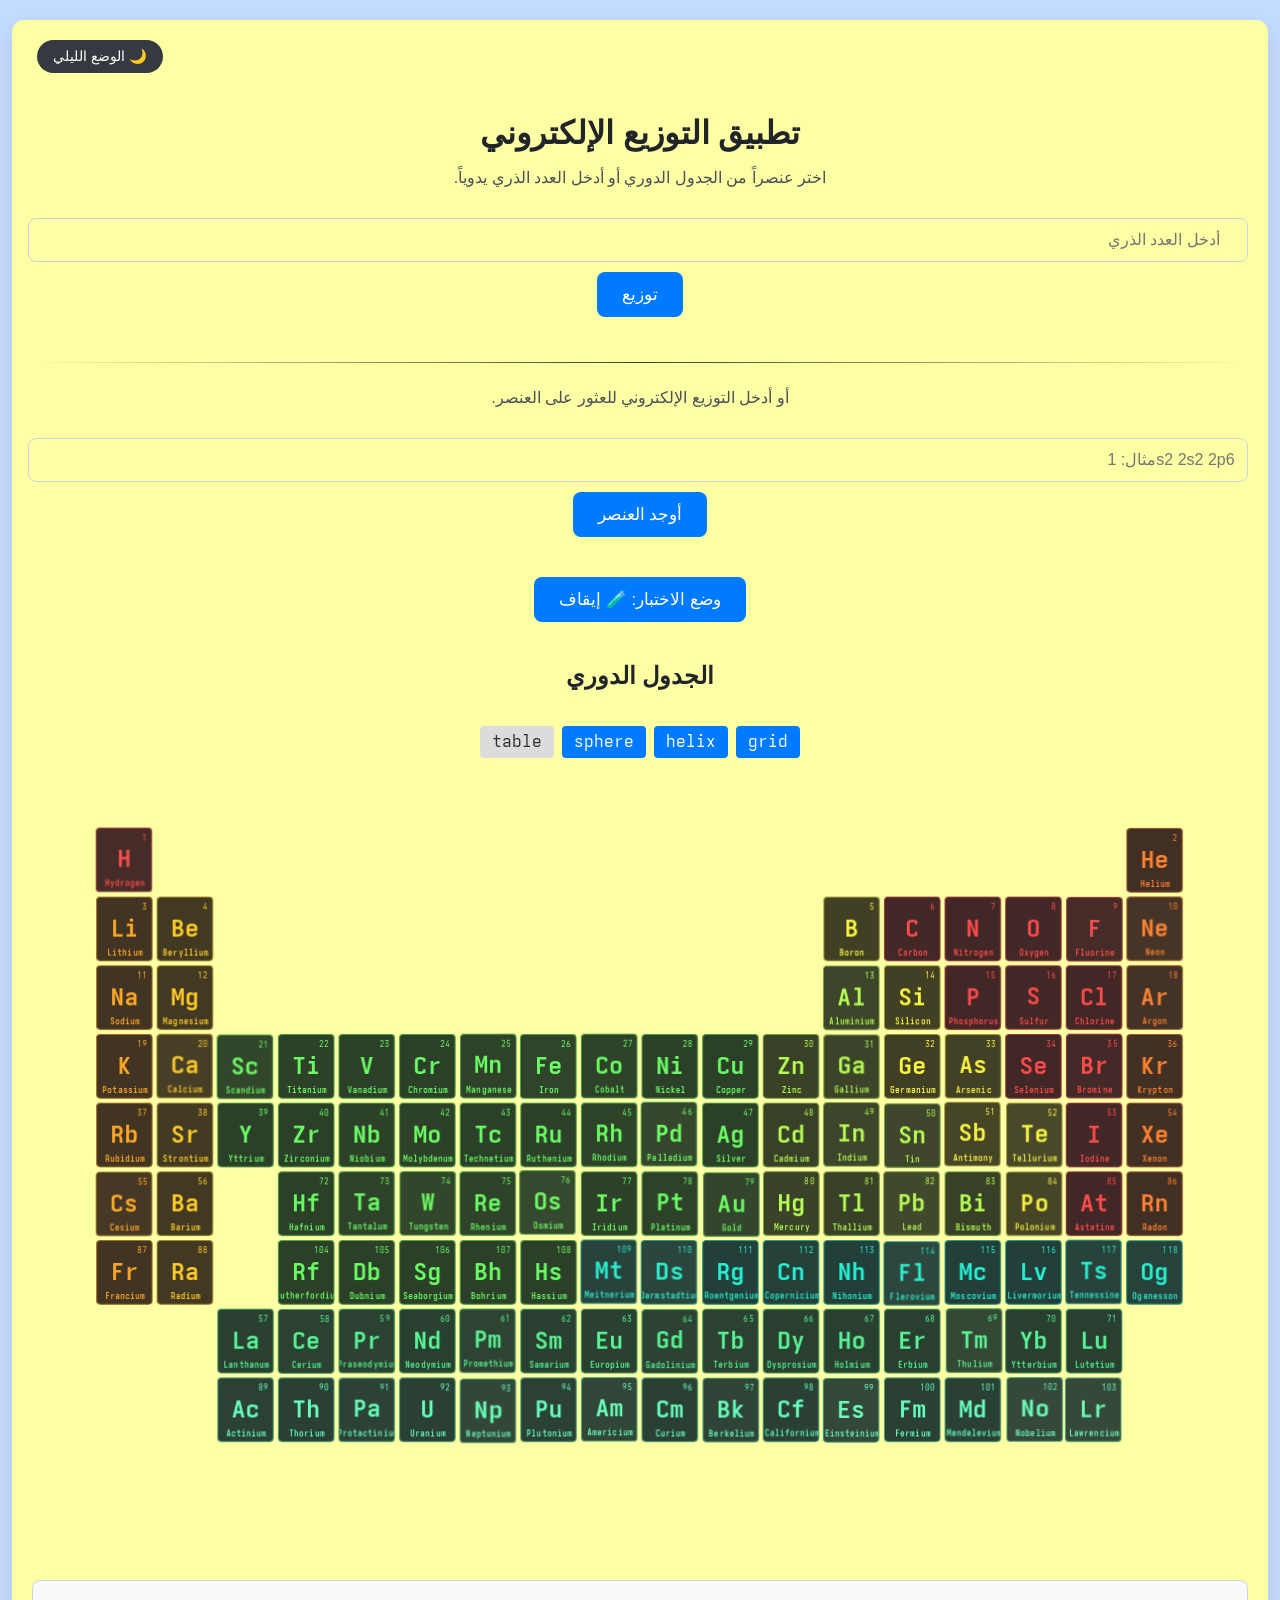
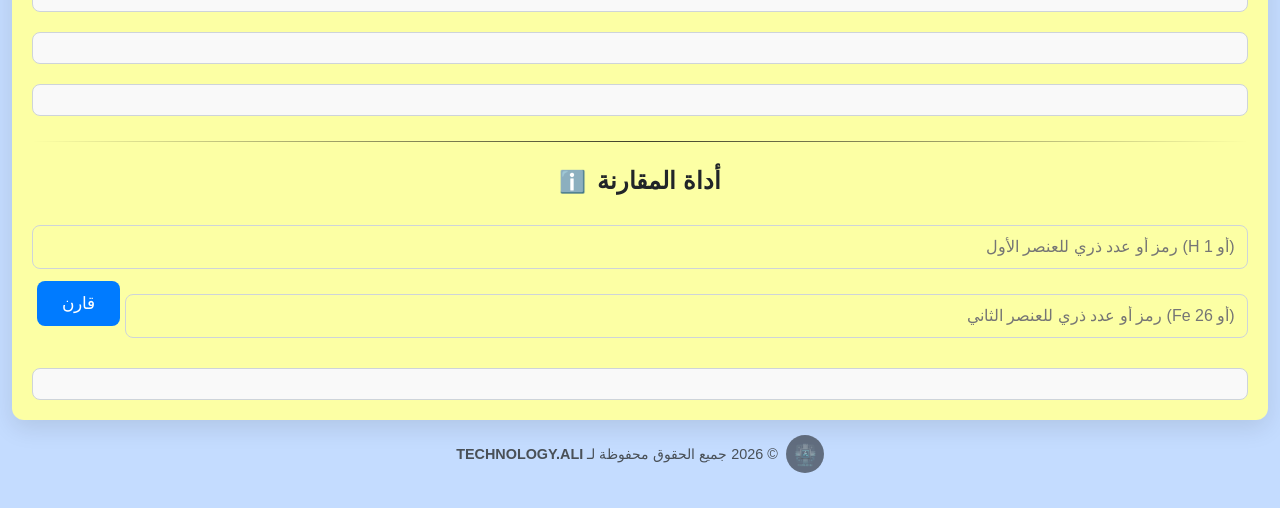
<file: index.html>
<!DOCTYPE html>
<html lang="ar" dir="rtl">
<head>
    <meta charset="UTF-8">
    <meta name="viewport" content="width=device-width, initial-scale=1.0">
    <title>تطبيق التوزيع الإلكتروني</title>
    <link rel="manifest" href="manifest.json">
    <meta name="theme-color" content="#2b1055">
    <meta name="application-name" content="الكيميائي">
    <link rel="icon" href="icon-192x192.png" type="image/png">
    <link rel="apple-touch-icon" href="icon-192x192.png">
    <link rel="apple-touch-icon" sizes="152x152" href="icon-152x152.png">
    <link rel="apple-touch-icon" sizes="144x144" href="icon-144x144.png">
    <link rel="apple-touch-icon" sizes="128x128" href="icon-128x128.png">
    <link rel="apple-touch-icon" sizes="72x72" href="icon-72x72.png">
    <meta name="mobile-web-app-capable" content="yes">
    <meta name="apple-mobile-web-app-capable" content="yes">
    <meta name="apple-mobile-web-app-status-bar-style" content="black-translucent">
    <meta name="apple-mobile-web-app-title" content="ChemTec">
    <link rel="stylesheet" href="style.css?v=4">
</head>
<body>
    <div class="container">
        <!-- زر التبديل بين الوضع الليلي والعادي -->
        <div class="theme-toggle-container">
            <button onclick="toggleDarkMode()" id="themeToggleBtn" class="theme-btn">🌙 الوضع الليلي</button>
        </div>

        <h1>تطبيق التوزيع الإلكتروني</h1>
        <p>اختر عنصراً من الجدول الدوري أو أدخل العدد الذري يدوياً.</p>
        
        <input type="number" id="atomicNumberInput" placeholder="أدخل العدد الذري" min="1">
        <button onclick="distributeFromInput()">توزيع</button>

        <hr style="margin: 25px 0;">

        <p>أو أدخل التوزيع الإلكتروني للعثور على العنصر.</p>
        <input type="text" id="electronConfigInput" placeholder="مثال: 1s2 2s2 2p6">
        <button onclick="findElementFromConfig()">أوجد العنصر</button>
        
        <div class="quiz-mode-toggle">
            <button onclick="toggleQuizMode()">وضع الاختبار: 🧪 <span id="quizStatus">إيقاف</span></button>
        </div>
        <div id="quiz-area" class="hidden-quiz"></div>

        <div id="periodic-table-container">                                                                     
            <h2>الجدول الدوري</h2>
            <div class="project-container">
                <iframe id="periodicTableIframe" src="Periodic_Table_Animation/index.html" title="Periodic_Table_Animation"></iframe>
            </div>
        </div>

        <div id="result"></div>
        <div id="additional-result"></div>
        <div id="exampleResult"></div>
        
        <hr style="margin: 25px 0;">
        <h2>أداة المقارنة <span class="info-icon" onclick="showInfo('compare-tool-info')">ℹ️</span></h2>
        <div class="info-box hidden" id="compare-tool-info">
            <p><strong>شرح أداة المقارنة:</strong> يمكنك إدخال إما العدد الذري أو رمز العنصر (مثل: H، Fe، Au) لكل عنصر، ثم عرض التوزيعين الإلكتروني والمقارنة بينهما.</p>
        </div>
        <div class="compare-tool">
                <input type="text" id="compareInput1" placeholder="رمز أو عدد ذري للعنصر الأول (H أو 1)" autocomplete="off">
            <input type="text" id="compareInput2" placeholder="رمز أو عدد ذري للعنصر الثاني (Fe أو 26)" autocomplete="off">
            <button onclick="compareElements()">قارن</button>
        </div>
        <div id="compare-results"></div>
    </div>

    <div class="modal-overlay hidden" id="modalOverlay" onclick="hideModal()">
        <div class="modal-content" onclick="event.stopPropagation()">
            <span class="close-button" onclick="hideModal()">×</span>
            <h3 id="modalTitle"></h3>
            <div id="modalBody"></div>
        </div>
    </div>

    <footer class="ali-table-footer">
        <div style="display: flex; align-items: center; justify-content: center; gap: 8px;">
            <img src="logo.png" alt="TECHNOLOGY.ALI Logo" style="max-width: 30px; height: auto; border-radius: 50%; background-color: rgba(0, 0, 0, 0.5); padding: 4px;">
            <p style="margin: 0;">© <span id="current-year">2026</span> جميع الحقوق محفوظة لـ <strong>TECHNOLOGY.ALI</strong></p>
        </div>
    </footer>

    <script src="element-info.js?v=4"></script>
    <script src="script.js?v=4"></script>
    <script>
        // تسجيل Service Worker حتى يعمل التطبيق بدون إنترنت بعد التثبيت
        if ('serviceWorker' in navigator) {
            window.addEventListener('load', () => {
                navigator.serviceWorker.register('./sw.js').catch(err => {
                    console.log('SW registration failed:', err);
                });
            });
        }
    </script>
</body>
</html>
</file>
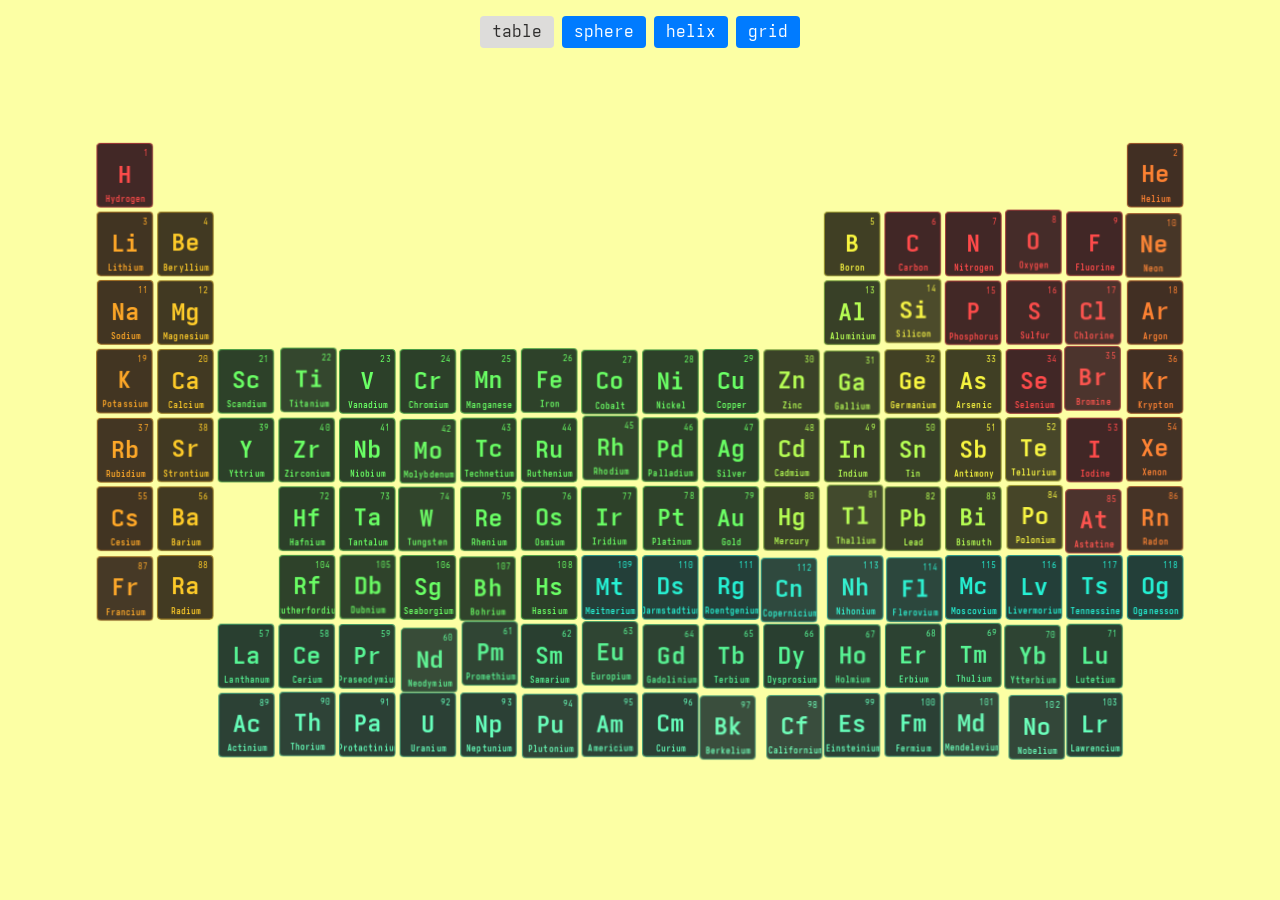
<file: Periodic_Table_Animation/index.html>
<!DOCTYPE html>
<html lang="en">

  <head>
    <meta charset="UTF-8">
    <title>Anime.js Periodic Table Auto Layout animation</title>
    <script>
      // تطبيق الوضع الليلي المحفوظ قبل رسم الصفحة لتفادي الوميض
      try {
        if (localStorage.getItem('theme') === 'dark') {
          document.documentElement.classList.add('dark-mode');
        }
      } catch (e) {}
      // الاستماع لرسائل تغيير الثيم القادمة من الصفحة الأبوية (iframe)
      window.addEventListener('message', function (event) {
        if (event.data && event.data.type === 'THEME_CHANGE') {
          document.documentElement.classList.toggle('dark-mode', event.data.theme === 'dark');
        }
      });
    </script>
    <link rel="stylesheet" href="ali.css">

  </head>
    
  <body>
  <div class="controls">
  <div class="controls-group display br">
    <button class="is-active toggle" id="table">table</button>
    <button class="toggle" id="sphere">sphere</button>
    <button class="toggle" id="helix">helix</button>
    <button class="toggle" id="grid">grid</button>
  </div>
</div>
<div id="scene">
  <div id="scene-content" data-layout="table"></div>
</div>

<template id="element">
  <button class="element" data-color="0">
    <div class="element-number"></div>
    <div class="element-symbol"></div>
    <div class="element-title"></div>
    <div class="element-description"></div>
  </button>
</template>
    <script type="module" src="./ali.js"></script>

  </body>
  
</html>
</file>
<file: style.css>
/*
 * © 2026 TECHNOLOGY.ALI - جميع الحقوق محفوظة.
 */

:root {
    --bg-main: #c4dcff;
    --container-bg: rgb(252, 255, 164);
    --text-color: #212529;
    --text-secondary: #495057;
    --result-bg: #f9f9f9;
    --border-color: #ced4da;
    --btn-bg: #007bff;
    --btn-hover: #0056b3;
}

body.dark-mode {
    /* الوضع الليلي: نفس لوحة ألوان بطاقة «مثال تطبيقي» (بنفسجي غامق) */
    --bg-main: #0d051a;
    --container-bg: #1d0e36;
    --text-color: #f8f9fa;
    --text-secondary: #c5b3d9;
    --result-bg: #241239;
    --border-color: #4b2a6d;
    --btn-bg: #9c27b0;
    --btn-hover: #ab47bc;
}

body {
    font-family: Arial, sans-serif;
    background-color: var(--bg-main);
    display: flex;
    flex-direction: column;
    align-items: center;
    min-height: 100lvh;
    margin: 0;
    direction: rtl;
    text-align: center;
    padding: 20px;
    box-sizing: border-box;
    overflow-y: auto;
    overflow-x: hidden;
    transition: background-color 0.3s ease;
}

.container {
    background: var(--container-bg);
    padding: 20px;
    border-radius: 12px;
    box-shadow: 0 8px 25px rgba(0,0,0,0.1);
    width: 98%;
    max-width: 1400px;
    direction: rtl;
    transition: background-color 0.3s ease;
}

h1, h2 {
    color: var(--text-color);
    margin-bottom: 15px;
}

p {
    color: var(--text-secondary);
}

.theme-toggle-container {
    text-align: left;
    margin-bottom: 10px;
}

.theme-btn {
    background-color: #343a40;
    color: #fff;
    padding: 8px 16px;
    border-radius: 20px;
    font-size: 0.9em;
    border: none;
    cursor: pointer;
    transition: background-color 0.3s;
}

.theme-btn:hover {
    background-color: #212529;
}

#atomicNumberInput, #electronConfigInput, #compareInput1, #compareInput2 {
    width: calc(100% - 22px);
    padding: 12px;
    margin: 15px 0 10px;
    border: 1px solid var(--border-color);
    border-radius: 8px;
    text-align: right;
    font-size: 1em;
    direction: ltr;
    background-color: var(--container-bg);
    color: var(--text-color);
}

#compareInput1, #compareInput2 {
    width: 48%;
    display: inline-block;
}

button {
    background-color: var(--btn-bg);
    color: white;
    padding: 12px 25px;
    border: none;
    border-radius: 8px;
    cursor: pointer;
    font-size: 1.05em;
    transition: background-color 0.3s ease, transform 0.2s ease;
    margin-bottom: 20px;
    margin-left: 5px;
    margin-right: 5px;
}

button:hover {
    background-color: var(--btn-hover);
    transform: translateY(-2px);
}

hr {
    border: 0;
    height: 1px;
    background-image: linear-gradient(to right, rgba(0, 0, 0, 0), rgba(0, 0, 0, 0.75), rgba(0, 0, 0, 0));
}

/* ---------------------------------------------------------------- */
/* منطقة النتائج والتوزيع الإلكتروني */
/* ---------------------------------------------------------------- */
#result, #additional-result, #exampleResult, #compare-results {
    border: 1px solid var(--border-color);
    padding: 15px;
    margin-top: 20px;
    border-radius: 8px;
    background-color: var(--result-bg);
    direction: ltr;
    text-align: left;
    color: var(--text-color);
}

#exampleResult .li-showcase-wrapper {
    margin-top: 0;
}

#result h3, #additional-result > h3 {
    direction: rtl;
    margin-bottom: 5px;
    display: flex;
    align-items: center;
    justify-content: flex-end;
    color: var(--text-color);
}

#result > p, #additional-result > p {
    font-size: 1.1em;
    font-weight: bold;
    color: #007bff;
    direction: ltr;
}

.diagram-container {
    display: flex;
    flex-direction: column;
    gap: 10px;
    margin-top: 15px;
    direction: ltr;
    text-align: left;
}

.orbital-row {
    display: flex;
    align-items: center;
    gap: 5px;
    direction: ltr;
}

.orbital-label {
    font-weight: bold;
    min-width: 40px;
    text-align: right;
    padding-right: 5px;
    direction: ltr;
    color: var(--text-color);
}

.orbital-box {
    width: 30px;
    height: 30px;
    border: 1px solid var(--border-color);
    display: flex;
    justify-content: center;
    align-items: center;
    font-size: 1.2em;
    font-weight: bold;
    background-color: var(--container-bg);
    color: #dc3545;
    border-radius: 3px;
    direction: ltr;
}

.orbital-classification {
    font-size: 1.1em;
    font-weight: bold;
    color: #28a745;
    direction: ltr;
}

/* ---------------------------------------------------------------- */
/* أنماط رمز لويس */
/* ---------------------------------------------------------------- */
.lewis-dot-container {
    position: relative;
    display: inline-flex;
    justify-content: center;
    align-items: center;
    border: 2px solid var(--border-color);
    border-radius: 10px;
    padding: 10px;
    width: 60px;
    height: 60px;
    margin: 15px;
    background-color: var(--container-bg);
    direction: ltr;
}

.lewis-symbol {
    font-size: 2em;
    font-weight: bold;
    color: var(--text-color);
    z-index: 10;
}

.dot {
    position: absolute;
    width: 8px;
    height: 8px;
    background-color: #007bff;
    border-radius: 50%;
    z-index: 5;
}

.dot-top-1 { top: 5px; right: 30px; }
.dot-top-2 { top: 5px; left: 30px; }
.dot-bottom-1 { bottom: 5px; right: 30px; }
.dot-bottom-2 { bottom: 5px; left: 30px; }
.dot-right-1 { top: 30px; right: 5px; }
.dot-right-2 { top: 10px; right: 5px; }
.dot-left-1 { top: 30px; left: 5px; }
.dot-left-2 { top: 10px; left: 5px; }

/* ---------------------------------------------------------------- */
/* أنماط بطاقة الليثيوم (ألوان أرجوانية داكنة مطابقة للصورة بدقة) */
/* ---------------------------------------------------------------- */
.li-showcase-wrapper {
    direction: rtl;
    text-align: right;
    margin-top: 20px;
    font-family: 'Segoe UI', Tahoma, Arial, sans-serif;
}

.li-intro-banner {
    background: linear-gradient(135deg, #2b1055, #4a148c);
    color: #ffffff;
    padding: 15px 20px;
    border-radius: 12px 12px 0 0;
    display: flex;
    align-items: center;
    justify-content: space-between;
    flex-wrap: wrap;
    gap: 10px;
    border-bottom: 2px solid #9c27b0;
}

.li-intro-banner h3 {
    margin: 0;
    color: #ffffff !important;
    font-size: 1.3em;
}

.li-badge {
    background: rgba(255, 255, 255, 0.15);
    padding: 5px 12px;
    border-radius: 20px;
    font-size: 0.9em;
    font-weight: bold;
    color: #f3e5f5;
}

.li-infographic-card {
    background: linear-gradient(180deg, #130924 0%, #1d0e36 50%, #120822 100%);
    color: #f8f9fa;
    padding: 25px;
    border-radius: 0 0 14px 14px;
    box-shadow: 0 10px 30px rgba(0, 0, 0, 0.35);
    border: 1px solid #3c1e6e;
}

/* 1- رأس البطاقة وصورة العنصر */
.li-header-section {
    display: flex;
    align-items: center;
    justify-content: space-between;
    gap: 20px;
    background: rgba(255, 255, 255, 0.04);
    border: 1px solid rgba(186, 104, 200, 0.3);
    border-radius: 12px;
    padding: 20px;
    margin-bottom: 20px;
    flex-wrap: wrap;
}

.li-symbol-box {
    background: linear-gradient(145deg, #28124d, #190a33);
    border: 2px solid #ab47bc;
    border-radius: 12px;
    padding: 12px 22px;
    text-align: center;
    min-width: 110px;
    position: relative;
    box-shadow: 0 0 15px rgba(171, 71, 188, 0.3);
}

.li-atomic-num {
    position: absolute;
    top: 8px;
    left: 12px;
    font-size: 1.1em;
    font-weight: bold;
    color: #e1bee7;
}

.li-symbol-text {
    font-size: 3em;
    font-weight: 900;
    color: #ffffff;
    line-height: 1.1;
    margin-top: 8px;
}

.li-en-name {
    font-size: 0.95em;
    color: #ce93d8;
    letter-spacing: 1px;
}

.li-ar-name {
    font-size: 1.3em;
    font-weight: bold;
    color: #ffffff;
    margin-top: 4px;
}

.li-main-image-box {
    flex: 0 0 160px;
    height: 140px;
    border-radius: 12px;
    overflow: hidden;
    border: 2px solid rgba(186, 104, 200, 0.4);
    background: #0d051a;
    display: flex;
    align-items: center;
    justify-content: center;
}

/* صندوق الإيموجي داخل بطاقة «مثال تطبيقي» — يعرض إيموجي افتراضيًا حتى تصل الصور */
.li-emoji-box {
    position: relative;
    font-size: 4.5em;
    line-height: 1;
}

.li-emoji-box .li-topic-emoji {
    font-size: inherit;
}

/* صورة العنصر — تظهر فوق الإيموجي إذا وُجدت */
.li-topic-img {
    position: absolute;
    inset: 0;
    width: 100%;
    height: 100%;
    object-fit: cover;
    object-position: center;
    border-radius: inherit;
}

.li-brief-desc {
    flex: 1;
    min-width: 220px;
}

.li-code-tag {
    display: inline-block;
    background: rgba(171, 71, 188, 0.25);
    color: #e1bee7;
    padding: 4px 12px;
    border-radius: 6px;
    font-weight: bold;
    margin-bottom: 10px;
    border: 1px solid rgba(171, 71, 188, 0.5);
}

.li-brief-desc p {
    color: #e0e0e0 !important;
    font-size: 1.05em !important;
    font-weight: normal !important;
    line-height: 1.6;
    margin: 0;
}

/* 2 & 3- شبكة البطاقات (حقيقة صادمة، استخداماته، مميزاته) */
.li-cards-grid {
    display: grid;
    grid-template-columns: repeat(2, 1fr);
    gap: 16px;
    margin-bottom: 20px;
}

.li-card-full-span {
    grid-column: span 2;
}

.li-feature-card {
    background: rgba(255, 255, 255, 0.05);
    border: 1px solid rgba(186, 104, 200, 0.25);
    border-radius: 12px;
    padding: 16px;
    display: flex;
    flex-direction: column;
    justify-content: space-between;
}

.li-card-header {
    display: flex;
    align-items: center;
    gap: 8px;
    background: rgba(156, 39, 176, 0.2);
    padding: 6px 14px;
    border-radius: 20px;
    width: fit-content;
    margin-bottom: 14px;
    border: 1px solid rgba(186, 104, 200, 0.4);
}

.li-card-header h4 {
    margin: 0;
    color: #e1bee7;
    font-size: 1em;
}

.li-card-body-side {
    display: flex;
    align-items: center;
    justify-content: space-between;
    gap: 15px;
}

.li-card-text {
    flex: 1;
}

.li-card-text h5 {
    margin: 0 0 8px 0;
    font-size: 1.25em;
    color: #ffffff;
    line-height: 1.4;
}

.li-card-text h5 span {
    color: #ce93d8;
}

.li-card-text p {
    margin: 0;
    color: #cfd8dc !important;
    font-size: 0.95em !important;
    font-weight: normal !important;
    line-height: 1.5;
}

.li-card-side-img {
    width: 115px;
    height: 115px;
    border-radius: 10px;
    overflow: hidden;
    flex-shrink: 0;
    border: 1px solid rgba(255, 255, 255, 0.2);
    background: #0d051a;
}

.li-card-side-img img {
    width: 100%;
    height: 100%;
    object-fit: cover;
}

.li-compare-img {
    width: 160px;
    height: 110px;
}

/* 4- خصائص الليثيوم */
.li-section-block {
    background: rgba(255, 255, 255, 0.04);
    border: 1px solid rgba(186, 104, 200, 0.25);
    border-radius: 12px;
    padding: 18px;
    margin-bottom: 20px;
}

.li-section-title {
    text-align: center;
    font-size: 1.2em;
    font-weight: bold;
    color: #e1bee7;
    margin-bottom: 16px;
    padding-bottom: 8px;
    border-bottom: 1px dashed rgba(186, 104, 200, 0.35);
}

.li-properties-grid {
    display: grid;
    grid-template-columns: repeat(4, 1fr);
    gap: 12px;
}

.li-prop-item {
    background: rgba(20, 10, 38, 0.7);
    border: 1px solid rgba(171, 71, 188, 0.3);
    border-radius: 10px;
    padding: 14px 10px;
    text-align: center;
}

.li-prop-icon {
    font-size: 1.8em;
    margin-bottom: 8px;
}

.li-prop-item h6 {
    margin: 0 0 6px 0;
    font-size: 1.05em;
    color: #ffffff;
}

.li-prop-item p {
    margin: 0;
    color: #b0bec5 !important;
    font-size: 0.9em !important;
    font-weight: normal !important;
    line-height: 1.4;
}

/* 5- عند وضع الليثيوم في الماء */
.li-reaction-list {
    list-style: none;
    padding: 0;
    margin: 0;
    display: grid;
    grid-template-columns: repeat(4, 1fr);
    gap: 12px;
}

.li-reaction-list li {
    background: rgba(156, 39, 176, 0.15);
    border: 1px solid rgba(186, 104, 200, 0.3);
    padding: 10px 14px;
    border-radius: 8px;
    color: #ffffff;
    font-weight: bold;
    display: flex;
    align-items: center;
    justify-content: center;
    gap: 8px;
}

.li-check {
    color: #ce93d8;
    font-size: 1.1em;
}

/* 6- جدول المعلومات */
.li-table-responsive {
    overflow-x: auto;
}

.li-data-table {
    width: 100%;
    border-collapse: collapse;
    text-align: center;
    background: rgba(19, 9, 36, 0.8);
    border-radius: 10px;
    overflow: hidden;
}

.li-data-table th {
    background: rgba(156, 39, 176, 0.35);
    color: #f3e5f5;
    padding: 12px;
    font-size: 1em;
    border: 1px solid rgba(186, 104, 200, 0.3);
}

.li-data-table td {
    padding: 14px 10px;
    color: #ffffff;
    border: 1px solid rgba(186, 104, 200, 0.25);
    vertical-align: middle;
}

.li-data-table td strong {
    display: block;
    font-size: 1.2em;
    color: #ffffff;
}

.li-sub-note {
    display: block;
    font-size: 0.85em;
    color: #ce93d8;
    margin-top: 4px;
}

/* 7- تحذير */
.li-warning-banner {
    background: linear-gradient(90deg, rgba(183, 28, 28, 0.25), rgba(156, 39, 176, 0.2));
    border: 1px solid #ef5350;
    border-radius: 10px;
    padding: 14px 18px;
    display: flex;
    align-items: center;
    gap: 15px;
    flex-wrap: wrap;
}

.li-warning-badge {
    background: #d32f2f;
    color: #ffffff;
    padding: 6px 14px;
    border-radius: 8px;
    display: flex;
    align-items: center;
    gap: 6px;
    font-size: 1.05em;
}

.li-warning-banner p {
    margin: 0;
    color: #ffcdd2 !important;
    font-size: 1em !important;
    font-weight: bold !important;
    flex: 1;
}

/* ================================================================ */
/* بطاقة الليثيوم (✨ مثال تطبيقي) — ألوان الوضع العادي (الفاتح)   */
/* بنفس لوحة ألوان الصفحة الرئيسية: أزرق #007bff + أصفر + أبيض      */
/* تُطبَّق فقط عند عدم وجود كلاس dark-mode على body                 */
/* ================================================================ */
body:not(.dark-mode) .li-intro-banner {
    background: linear-gradient(135deg, #007bff, #0056b3);
    border-bottom-color: #004085;
}

body:not(.dark-mode) .li-infographic-card {
    background: linear-gradient(180deg, #fffef2 0%, #ffffa4 100%);
    color: #212529;
    border-color: #e0dc9a;
    box-shadow: 0 10px 30px rgba(0, 0, 0, 0.15);
}

body:not(.dark-mode) .li-header-section {
    background: #ffffff;
    border-color: #ced4da;
}

body:not(.dark-mode) .li-symbol-box {
    background: #ffffff;
    border-color: #007bff;
    box-shadow: 0 0 15px rgba(0, 123, 255, 0.2);
}

body:not(.dark-mode) .li-symbol-text { color: #212529; }
body:not(.dark-mode) .li-atomic-num { color: #0056b3; }
body:not(.dark-mode) .li-en-name { color: #495057; }
body:not(.dark-mode) .li-ar-name { color: #212529; }

body:not(.dark-mode) .li-main-image-box,
body:not(.dark-mode) .li-card-side-img {
    background: #ffffff;
    border-color: #ced4da;
}

body:not(.dark-mode) .li-code-tag {
    background: #007bff;
    color: #ffffff;
    border-color: #0056b3;
}

body:not(.dark-mode) .li-brief-desc p { color: #212529 !important; }
body:not(.dark-mode) .li-card-text p { color: #495057 !important; }
body:not(.dark-mode) .li-card-text h5 { color: #212529; }
body:not(.dark-mode) .li-card-text h5 span { color: #0056b3; }

body:not(.dark-mode) .li-feature-card {
    background: #ffffff;
    border-color: #ced4da;
}

body:not(.dark-mode) .li-card-header {
    background: #eaf3ff;
    border-color: #b6d4fe;
}

body:not(.dark-mode) .li-card-header h4 { color: #0056b3; }

body:not(.dark-mode) .li-section-block {
    background: #ffffff;
    border-color: #ced4da;
}

body:not(.dark-mode) .li-section-title {
    color: #212529;
    border-bottom-color: #ced4da;
}

body:not(.dark-mode) .li-prop-item {
    background: #f9f9f9;
    border-color: #ced4da;
}

body:not(.dark-mode) .li-prop-item h6 { color: #212529; }
body:not(.dark-mode) .li-prop-item p { color: #495057 !important; }

body:not(.dark-mode) .li-reaction-list li {
    background: #eaf3ff;
    border-color: #b6d4fe;
    color: #004085;
}

body:not(.dark-mode) .li-check { color: #007bff; }

body:not(.dark-mode) .li-data-table { background: #ffffff; }

body:not(.dark-mode) .li-data-table th {
    background: #007bff;
    color: #ffffff;
    border-color: #0056b3;
}

body:not(.dark-mode) .li-data-table td {
    color: #212529;
    border-color: #ced4da;
}

body:not(.dark-mode) .li-data-table td strong { color: #212529; }
body:not(.dark-mode) .li-sub-note { color: #0056b3; }

body:not(.dark-mode) .li-warning-banner {
    background: linear-gradient(90deg, rgba(220, 53, 69, 0.1), rgba(255, 193, 7, 0.18));
    border-color: #dc3545;
}

body:not(.dark-mode) .li-warning-banner p { color: #842029 !important; }

/* ---------------------------------------------------------------- */
/* النوافذ المنبثقة وأداة المقارنة */
/* ---------------------------------------------------------------- */
.info-icon {
    margin-right: 5px;
    cursor: pointer;
    color: #ffc107;
    font-size: 0.9em;
    font-weight: bold;
}

.info-box {
    border: 1px solid #007bff;
    padding: 10px;
    margin-bottom: 20px;
    background-color: #eaf3ff;
    border-radius: 5px;
}

.hidden {
    display: none !important;
}

.modal-overlay {
    position: fixed;
    top: 0;
    right: 0;
    width: 100%;
    height: 100%;
    background: rgba(0, 0, 0, 0.6);
    display: flex;
    justify-content: center;
    align-items: center;
    z-index: 1000;
}

.modal-content {
    background: var(--container-bg);
    color: var(--text-color);
    padding: 30px;
    border-radius: 10px;
    width: 80%;
    max-width: 600px;
    box-shadow: 0 5px 15px rgba(0, 0, 0, 0.3);
    position: relative;
    text-align: right;
    direction: rtl;
}

.close-button {
    position: absolute;
    top: 10px;
    left: 20px;
    font-size: 1.5em;
    font-weight: bold;
    cursor: pointer;
    color: #333;
}

.compare-tool {
    display: flex;
    justify-content: space-between;
    align-items: center;
    margin-bottom: 20px;
    flex-wrap: wrap;
}

.compare-tool input {
    flex-grow: 1;
    margin-left: 5px;
    margin-right: 5px;
}

#compare-results {
    display: flex;
    justify-content: space-around;
    gap: 15px;
    margin-top: 15px;
    text-align: right;
}

.compare-column {
    flex: 1;
    padding: 10px;
    border: 1px solid var(--border-color);
    border-radius: 8px;
    background-color: var(--result-bg);
}

.quiz-mode-toggle {
    margin: 20px 0;
}

.hidden-quiz {
    display: none;
}

#quiz-area {
    background-color: #ffe0b2;
    padding: 20px;
    border-radius: 10px;
    margin-bottom: 20px;
    text-align: right;
    color: #333;
}

.quiz-input, .quiz-check {
    width: 100%;
    padding: 10px;
    margin-top: 10px;
    border: 1px solid #ccc;
    border-radius: 5px;
    box-sizing: border-box;
    direction: ltr;
    text-align: left;
}

.quiz-result {
    margin-top: 10px;
    font-weight: bold;
}

.correct { color: green; }
.incorrect { color: red; }

.project-container {
    width: 100%;
    max-width: 100%;
    margin: 20px auto;
    padding: 0;
    overflow: hidden; 
    border-radius: 12px;
    background: transparent;
    display: flex;         
    justify-content: center;
    align-items: flex-start;
}

iframe {
    width: 100%;
    height: 850px; 
    border: none !important;
    outline: none !important;
    display: block;
    transition: transform 0.3s ease;
}

@media (max-width: 1024px) {
    iframe {
        width: 1400px;
        flex-shrink: 0;              
        transform: scale(0.65);
        transform-origin: top center;
        height: 1100px;
    }
    .project-container { height: 750px; }
}

@media (max-width: 768px) {
    iframe {
        width: 1400px;
        flex-shrink: 0;
        transform: scale(0.48);
        transform-origin: top center;
        height: 1300px;
    }
    .project-container { height: 650px; }
}

@media (max-width: 480px) {
    iframe {
        width: 1400px;
        flex-shrink: 0;
        transform: scale(0.25);
        transform-origin: top center;
        height: 1800px;
    }
    .project-container { height: 500px; }
}

.ali-table-footer {
    margin-top: auto;
    width: 100%;
    text-align: center;
    padding: 15px 0;
    background-color: transparent;
    color: var(--text-color);
    font-family: sans-serif;
    font-size: 0.9rem;
    z-index: 10;
    position: relative;
}

/* تخصيصات الوضع الليلي البنفسجي لعناصر الصفحة الرئيسية */
body.dark-mode hr {
    background-image: linear-gradient(to right, rgba(206, 147, 216, 0), rgba(206, 147, 216, 0.55), rgba(206, 147, 216, 0));
}

body.dark-mode #result > p,
body.dark-mode #additional-result > p {
    color: #ce93d8;
}

body.dark-mode .dot {
    background-color: #ce93d8;
}

body.dark-mode .compare-column h4 {
    color: #ce93d8 !important;
    border-bottom-color: #ce93d8 !important;
}

body.dark-mode .orbital-classification {
    color: #6fe3a1;
}

body.dark-mode .theme-btn {
    background-color: #2b1055;
    color: #e1bee7;
}

body.dark-mode .theme-btn:hover {
    background-color: #3c1e6e;
}

body.dark-mode #quiz-area {
    background-color: #241239;
    color: #e1bee7;
    border: 1px solid #4b2a6d;
}

body.dark-mode .quiz-input {
    background-color: #1d0e36;
    border-color: #4b2a6d;
    color: #f8f9fa;
}

body.dark-mode .close-button {
    color: #e1bee7;
}

body.dark-mode .info-box {
    background-color: #241239;
    border-color: #9c27b0;
    color: #e1bee7;
}

body.dark-mode .compare-column [style*="#28a745"] {
    color: #6fe3a1 !important;
}

/* طريقة المربعات (الأفلاك) — الوضع الليلي: الأسهم بنفسجية */
body.dark-mode .orbital-box {
    color: #ce93d8;
}

/* طريقة المربعات + التمثيل النقطي — الوضع النهاري: المربع أبيض */
body:not(.dark-mode) .orbital-box,
body:not(.dark-mode) .lewis-dot-container {
    background-color: #ffffff;
}

/* الاستجابة لتجاوبية بطاقة الليثيوم على الجوال */
@media (max-width: 768px) {
    .li-cards-grid {
        grid-template-columns: 1fr;
    }
    .li-card-full-span {
        grid-column: span 1;
    }
    .li-properties-grid,
    .li-reaction-list {
        grid-template-columns: repeat(2, 1fr);
    }
    .li-header-section {
        justify-content: center;
        text-align: center;
    }
}

@media (max-width: 480px) {
    .li-properties-grid,
    .li-reaction-list {
        grid-template-columns: 1fr;
    }
    .li-card-body-side {
        flex-direction: column;
        text-align: center;
    }
    .li-card-side-img {
        width: 100%;
        height: 140px;
    }
}
</file>
<file: Periodic_Table_Animation/ali.css>
/*
  * © 2026 TECHNOLOGY.ALI - جميع الحقوق محفوظة.
  */
  body {
    --header-height: 4rem;
    display: flex;
    flex-direction: column;
    min-height: 100lvh;
    overflow: hidden;
    perspective: 1000px;
  }
  #scene {
    position: fixed;
    transform-style: preserve-3d;
    top: 0;
    left: 0;
    width: 100%;
    height: 100%;
    padding: calc(var(--header-height) + var(--padding)) var(--padding) var(--padding);
    inset: 0;
    padding: var(--header-height) var(--padding);
  }
  #scene-content {
    pointer-events: none;
    position: absolute;
    top: 0;
    left: 0;
    width: 100%;
    height: 100%;
    transform-style: preserve-3d;
    backface-visibility: hidden;
  }
  #scene-content[data-layout="table"] {
    display: grid;
    grid-template-columns: repeat(18, var(--w));
    grid-auto-rows: var(--h);
    gap: 0.25rem;
    place-content: center;
  }
  .controls {
    display: flex;
    justify-content: center;
    align-items: center;
    flex-direction: row;
    flex-shrink: 1;
    position: fixed;
    z-index: 3;
    top: 0px;
    width: 100%;
    height: var(--header-height);
    padding: var(--padding);
  }
  .controls-group {
    display: flex;
    justify-content: space-between;
    align-items: center;
    flex-direction: row;
    height: var(--header-height);
    gap: calc(var(--padding) * .5);
  }
  .controls button {
    background-color:  #007bff;
    color: white;
    flex-shrink: 1;
  }
  .controls button:hover {
    background-color: var(--bg-5);
  }
  .controls button.is-active {
    background-color: var(--fg-1);
    color: var(--bg-3);
  }
  .credits {
    text-align: center;
    position: fixed;
    z-index: 1;
    bottom: 0px;
    width: 100%;
    height: var(--header-height);
    padding: var(--padding);
    font-size: .75rem;
  }
  .credits a {
    color: var(--red-1);
    text-decoration: none;
  }
  .element {
    overflow: hidden;
    pointer-events: auto;
    --w: 3.5rem;
    --h: 4rem;
    position: relative;
    display: flex;
    flex-direction: column;
    align-items: center;
    justify-content: space-between;
    border: 1px solid var(--color-3);
    background-color: var(--color-5);
    color: var(--color-1);
    width: var(--w);
    height: var(--h);
    border-radius: .25rem;
    padding: .25rem;
    transform-style: preserve-3d;
    z-index: 8;
    cursor: pointer;
  }
  button.element:focus-visible,
  button.element:hover {
    border: 1px solid var(--color-1);
    background-color: var(--color-4);
    color: var(--color-1);
    outline: none;
  }
  .element.is-expanded {
    --w: 13rem;
    --h: 13rem;
    z-index: 1;
    padding: 1rem;
    align-items: flex-start;
  }
  .element-description {
    display: none;
    transform-style: preserve-3d;
    flex-direction: column;
    gap: .25rem;
    width: 100%;
    font-size: .625rem;
    text-transform: none;
    color: var(--color-1);
    justify-self: flex-end;
    margin-top: 1.5rem;
    text-align: left;
  }
  .element.is-expanded .element-description {
    display: block;
  }
  .element-symbol {
    transform-style: preserve-3d;
    margin-top: -.1rem;
    margin-bottom: .2rem;
    font-size: 1.5rem;
    font-weight: 700;
  }
  .element.is-expanded .element-symbol {
    margin-top: 0;
    margin-bottom: 0;
    font-size: 1rem;
    text-align: left;
  }
  .element-title {
    transform-style: preserve-3d;
    font-size: .5rem;
    font-weight: 700;
    text-align: center;
  }
  .element.is-expanded .element-title {
    font-size: 1.5rem;
    text-align: left;
    margin-top: 1rem;
  }
  .element-number {
    transform-style: preserve-3d;
    font-size: .5rem;
    text-align: right;
    align-self: flex-end;
  }
  .element.is-expanded .element-number {
    position: absolute;
    font-size: 1rem;
    top: 1rem;
    right: 1rem;
  }
  #scene-content[data-layout="sphere"] .element,
  #scene-content[data-layout="helix"] .element,
  #scene-content[data-layout="grid"] .element {
    position: absolute;
    left: 50%;
    top: 50%;
    margin-left: calc(var(--w) * -.5);
    margin-top: calc(var(--h) * -.5);
  }
  #scene-content[data-layout="table"] .element.is-expanded {
    left: -1.625rem;
    top: -1.25rem;
    margin-left: calc(var(--w) * -.25);
    margin-top: calc(var(--h) * -.25);
    margin-right: calc(var(--w) * -.5);
    margin-bottom: calc(var(--h) * -.5);
  }

  @font-face {
    font-family: 'IoskeleyMono';
    src: url('./IoskeleyMono-Regular.woff2') format('woff2');
    font-weight: 400;
    font-style: normal;
    font-display: swap;
  }

  @font-face {
    font-family: 'IoskeleyMono';
    src: url('./IoskeleyMono-Bold.woff2') format('woff2');
    font-weight: 700;
    font-style: normal;
    font-display: swap;
  }

  :root {
    --black-1: #252423;
    --black-2: #262422;
    --black-3: #262422;
    --black-4: #262422;
    --black-5: #272421;
    --black-6: #272421;
    --white-1: #f6f4f2;
    --white-2: #b8b6b3;
    --white-3: #9a9593;
    --white-4: #524f49;
    --white-5: #413d39;
    --white-6: #312e2b;
    --red-1: #ff4b4b;
    --red-2: #bf3e3e;
    --red-3: #9e3838;
    --red-4: #532a29;
    --red-5: #412726;
    --red-6: #322523;
    --corail-1: #ff8333;
    --corail-2: #bf672d;
    --corail-3: #9e582b;
    --corail-4: #533724;
    --corail-5: #412f23;
    --corail-6: #322922;
    --orange-1: #ffa828;
    --orange-2: #bf8026;
    --orange-3: #9e6d25;
    --orange-4: #523e23;
    --orange-5: #413422;
    --orange-6: #322b21;
    --yellow-1: #ffcc2a;
    --yellow-2: #bf9a27;
    --yellow-3: #9e8026;
    --yellow-4: #524723;
    --yellow-5: #413922;
    --yellow-6: #322d21;
    --citrus-1: #f9f640;
    --citrus-2: #bab836;
    --citrus-3: #9b9932;
    --citrus-4: #515027;
    --citrus-5: #403f24;
    --citrus-6: #323022;
    --lime-1: #b7ff54;
    --lime-2: #8bbe44;
    --lime-3: #759d3d;
    --lime-4: #42522b;
    --lime-5: #384027;
    --lime-6: #2d3123;
    --green-1: #6aff65;
    --green-2: #54be50;
    --green-3: #4a9e45;
    --green-4: #31522e;
    --green-5: #2c4029;
    --green-6: #273124;
    --emerald-1: #57f695;
    --emerald-2: #47b873;
    --emerald-3: #409962;
    --emerald-4: #2d5039;
    --emerald-5: #293f30;
    --emerald-6: #263128;
    --turquoise-1: #66ffbc;
    --turquoise-2: #52be8e;
    --turquoise-3: #479e77;
    --turquoise-4: #305242;
    --turquoise-5: #2b4035;
    --turquoise-6: #26312b;
    --cyan-1: #26f2d5;
    --cyan-2: #25b5a0;
    --cyan-3: #259686;
    --cyan-4: #244e48;
    --cyan-5: #233f39;
    --cyan-6: #23302d;
    --sega-1: #05dbe9;
    --sega-2: #0fa4ae;
    --sega-3: #138990;
    --sega-4: #1e4a4c;
    --sega-5: #203b3c;
    --sega-6: #212f2f;
    --sky-1: #33b3f1;
    --sky-2: #2e88b4;
    --sky-3: #2c7395;
    --sky-4: #26424e;
    --sky-5: #25363e;
    --sky-6: #242c2f;
    --indigo-1: #717aff;
    --indigo-2: #595fbe;
    --indigo-3: #4d519e;
    --indigo-4: #323351;
    --indigo-5: #2c2c3f;
    --indigo-6: #282630;
    --lavender-1: #a369ff;
    --lavender-2: #7d53be;
    --lavender-3: #6a489e;
    --lavender-4: #3e3051;
    --lavender-5: #342a3f;
    --lavender-6: #2b2530;
    --purple-1: #c06ddf;
    --purple-2: #9356a8;
    --purple-3: #7b4a8c;
    --purple-4: #45314b;
    --purple-5: #392b3c;
    --purple-6: #2f262d;
    --magenta-1: #e962bf;
    --magenta-2: #af4e90;
    --magenta-3: #93447a;
    --magenta-4: #4e2e43;
    --magenta-5: #3f2936;
    --magenta-6: #31252b;
    --pink-1: #ff86a7;
    --pink-2: #bf687f;
    --pink-3: #9f586b;
    --pink-4: #53363c;
    --pink-5: #412e32;
    --pink-6: #322729;
    --bg-1: #252423;
    --bg-2: #2a2928;
    --bg-3: #2f2e2d;
    --bg-4: #353433;
    --bg-5: #3a3938;
    --fg-1: #dddcda;
    --fg-2: #c6c3c1;
    --fg-3: #96918f;
    --fg-4: #65655e;
    --fg-5: #33332e;
    --input-border-radius: .25rem;
    --br: 1rem;
    --padding: 1rem;
    --border-width: 1px;
  }

  [data-color="fg"] { --color-1: var(--fg-1); --color-2: var(--fg-2); --color-3: var(--fg-3); --color-4: var(--fg-4); --color-5: var(--fg-5);}
  [data-color="bg"] { --color-1: var(--bg-1); --color-2: var(--bg-2); --color-3: var(--bg-3); --color-4: var(--bg-4); --color-5: var(--bg-5);}
  [data-color="0"] { --color-1: var(--red-1); --color-2: var(--red-2); --color-3: var(--red-3); --color-4: var(--red-4); --color-5: var(--red-5);}
  [data-color="1"] { --color-1: var(--corail-1); --color-2: var(--corail-2); --color-3: var(--corail-3); --color-4: var(--corail-4); --color-5: var(--corail-5);}
  [data-color="2"] { --color-1: var(--orange-1); --color-2: var(--orange-2); --color-3: var(--orange-3); --color-4: var(--orange-4); --color-5: var(--orange-5);}
  [data-color="3"] { --color-1: var(--yellow-1); --color-2: var(--yellow-2); --color-3: var(--yellow-3); --color-4: var(--yellow-4); --color-5: var(--yellow-5);}
  [data-color="4"] { --color-1: var(--citrus-1); --color-2: var(--citrus-2); --color-3: var(--citrus-3); --color-4: var(--citrus-4); --color-5: var(--citrus-5);}
  [data-color="5"] { --color-1: var(--lime-1); --color-2: var(--lime-2); --color-3: var(--lime-3); --color-4: var(--lime-4); --color-5: var(--lime-5);}
  [data-color="6"] { --color-1: var(--green-1); --color-2: var(--green-2); --color-3: var(--green-3); --color-4: var(--green-4); --color-5: var(--green-5);}
  [data-color="7"] { --color-1: var(--emerald-1); --color-2: var(--emerald-2); --color-3: var(--emerald-3); --color-4: var(--emerald-4); --color-5: var(--emerald-5);}
  [data-color="8"] { --color-1: var(--turquoise-1); --color-2: var(--turquoise-2); --color-3: var(--turquoise-3); --color-4: var(--turquoise-4); --color-5: var(--turquoise-5);}
  [data-color="9"] { --color-1: var(--cyan-1); --color-2: var(--cyan-2); --color-3: var(--cyan-3); --color-4: var(--cyan-4); --color-5: var(--cyan-5);}
  [data-color="10"] { --color-1: var(--sega-1); --color-2: var(--sega-2); --color-3: var(--sega-3); --color-4: var(--sega-4); --color-5: var(--sega-5);}
  [data-color="11"] { --color-1: var(--sky-1); --color-2: var(--sky-2); --color-3: var(--sky-3); --color-4: var(--sky-4); --color-5: var(--sky-5);}
  [data-color="12"] { --color-1: var(--indigo-1); --color-2: var(--indigo-2); --color-3: var(--indigo-3); --color-4: var(--indigo-4); --color-5: var(--indigo-5);}
  [data-color="13"] { --color-1: var(--lavender-1); --color-2: var(--lavender-2); --color-3: var(--lavender-3); --color-4: var(--lavender-4); --color-5: var(--lavender-5);}

  *, *:before, *:after {
    box-sizing: border-box;
    margin: 0;
    padding: 0;
    border: 0;
    font: inherit;
    vertical-align: baseline;
  }

  html,
  body {
      background: rgb(252, 255, 164);
    color: var(--fg-1);
    font-family: 'IoskeleyMono', monospace, sans-serif;
    transition: background-color 0.3s ease;
  }

  /* الوضع الليلي للجدول الدوري (نفس بنفسجي بطاقة مثال تطبيقي) */
  html.dark-mode,
  html.dark-mode body {
      background: #1d0e36;
    color: #f8f9fa;
  }

  html.dark-mode .controls button {
    background-color: #bb86fc;
    color: #1e1e1e;
  }

  html.dark-mode .controls button:hover {
    background-color: #9a67ea;
  }

  .br { border-radius: var(--br); }
  .br .br { border-radius: calc(var(--br) * .5); }
  .br .br .br { border-radius: calc(var(--br) * .25); }

  .black { color: var(--bg-1); }
  .white { color: var(--fg-1); }
  .red { color: var(--red-1); }
  .orange { color: var(--corail-1); }
  .yellow { color: var(--yellow-1); }
  .blue { color: var(--sky-1); }
  .green { color: var(--green-1); }

  .grid {
    --one-cell: 100px;
    --border-color: rgba(255,255,255,.75);
    flex-grow: 1;
    position: relative;
    width: 100%;
    height: 100%;
    padding: 0;
  }

  .grid:before {
    content: "";
    pointer-events: none;
    position: absolute;
    z-index: 0;
    left: 0;
    top: 0;
    width: 100%;
    height: 100%;
    background:
      linear-gradient(-90deg, rgba(255,255,255,.05) 1px, transparent 1px),
      linear-gradient(rgba(255,255,255,.05) 1px, transparent 1px),
      linear-gradient(-90deg, rgba(255,255,255,.04) 1px, transparent 1px),
      linear-gradient(rgba(255,255,255,.04) 1px, transparent 1px);
    background-size:
      calc(var(--one-cell) / 10) calc(var(--one-cell) / 10),
      calc(var(--one-cell) / 10) calc(var(--one-cell) / 10),
      var(--one-cell) var(--one-cell), var(--one-cell) var(--one-cell),
      var(--one-cell) var(--one-cell), var(--one-cell) var(--one-cell);
    background-position: 0 -1px;
    backface-visibility: hidden;
  }

  .grid:before {
    width: calc(75px + 100%);
    left: -75px;
  }

  @media (min-width: 500px) {
    .grid:before {
      width: 100%;
      left: 0;
    }
  }

  /* Logs */

  .log {
    --width: 22ch;
    --height: 20ch;
    position: fixed;
    z-index: 10;
    top: 0;
    overflow-y: scroll;
    width: var(--width);
    height: var(--height);
    padding-left: 1ch;
    padding-right: 1ch;
    padding-bottom: 1ch;
    font-family: ui-monospace, monospace;
    white-space: pre;
    background-color: rgba(0, 0, 0, .5);
  }

  @keyframes reveal {
    from { opacity: 1; }
    to { opacity: .4; }
  }

  .log span {
    animation: reveal 2s ease-in-out forwards;
  }

  /* Inputs */

  button,
  select {
    width: 100%;
    flex-shrink: .5;
    border: none;
    background-color: var(--white-1);
    border-radius: var(--input-border-radius);
    white-space: nowrap;
    margin: 0;
    height: 2rem;
  }

  button {
    padding: 0 .75rem;
  }

  select:disabled,
  button:disabled {
    background-color: var(--grey);
  }

  select:not(:disabled):hover,
  button:not(:disabled):hover {
    cursor: pointer;
    background-color: var(--white-2);
  }

  legend {
    display: flex;
    gap: .5rem;
    flex-direction: row;
    align-items: center;
    justify-content: flex-start;
    width: 100%;
    height: 2rem;
  }

  label {
    display: flex;
    gap: .5rem;
    flex-direction: row;
    align-items: center;
    justify-content: flex-start;
    height: 2rem;
  }

  fieldset {
    display: flex;
    flex-wrap: nowrap;
    flex-direction: row;
    justify-content: center;
    align-items: center;
    gap: 1px;
  }

  fieldset.vertical {
    flex-direction: column;
    justify-content: flex-start;
    align-items: flex-start;
  }

  fieldset > * {
    border-radius: 0;
  }

  fieldset > *:first-child {
    border-radius: var(--input-border-radius) 0 0 var(--input-border-radius);
  }

  fieldset > *:last-child {
    border-radius: 0 var(--input-border-radius) var(--input-border-radius) 0;
  }
</file>
